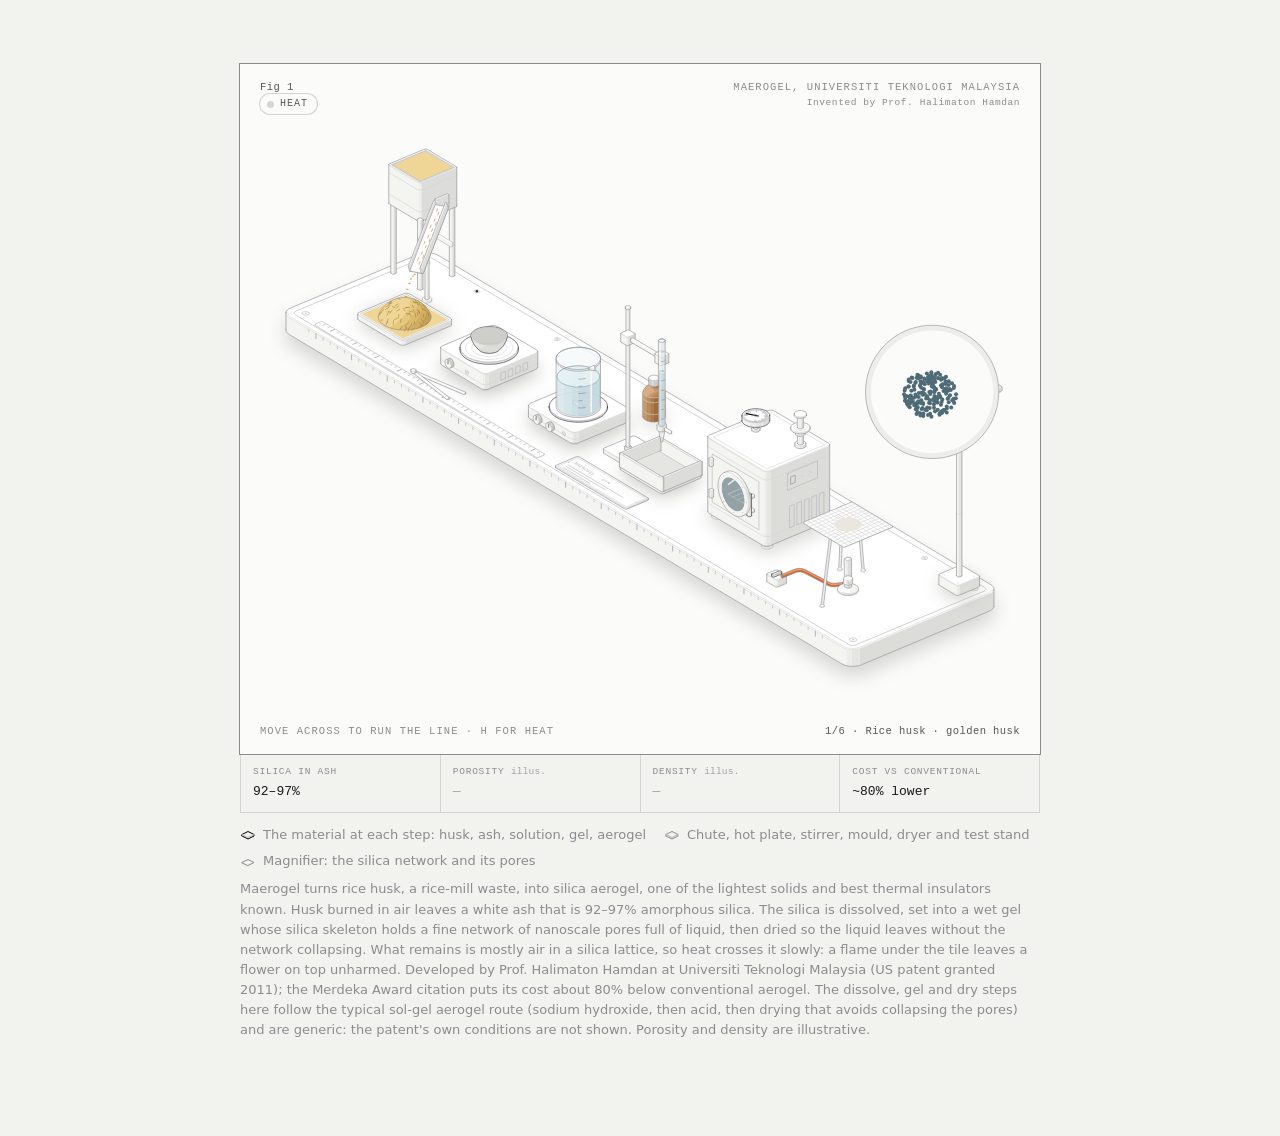
<file: index.html>
<!doctype html><html lang="en"><head><meta charset="utf-8"><title>Maerogel</title><meta http-equiv="refresh" content="0; url=maerogel.html"><link rel="canonical" href="maerogel.html"></head><body><a href="maerogel.html">Maerogel, Universiti Teknologi Malaysia</a></body></html>
</file>
